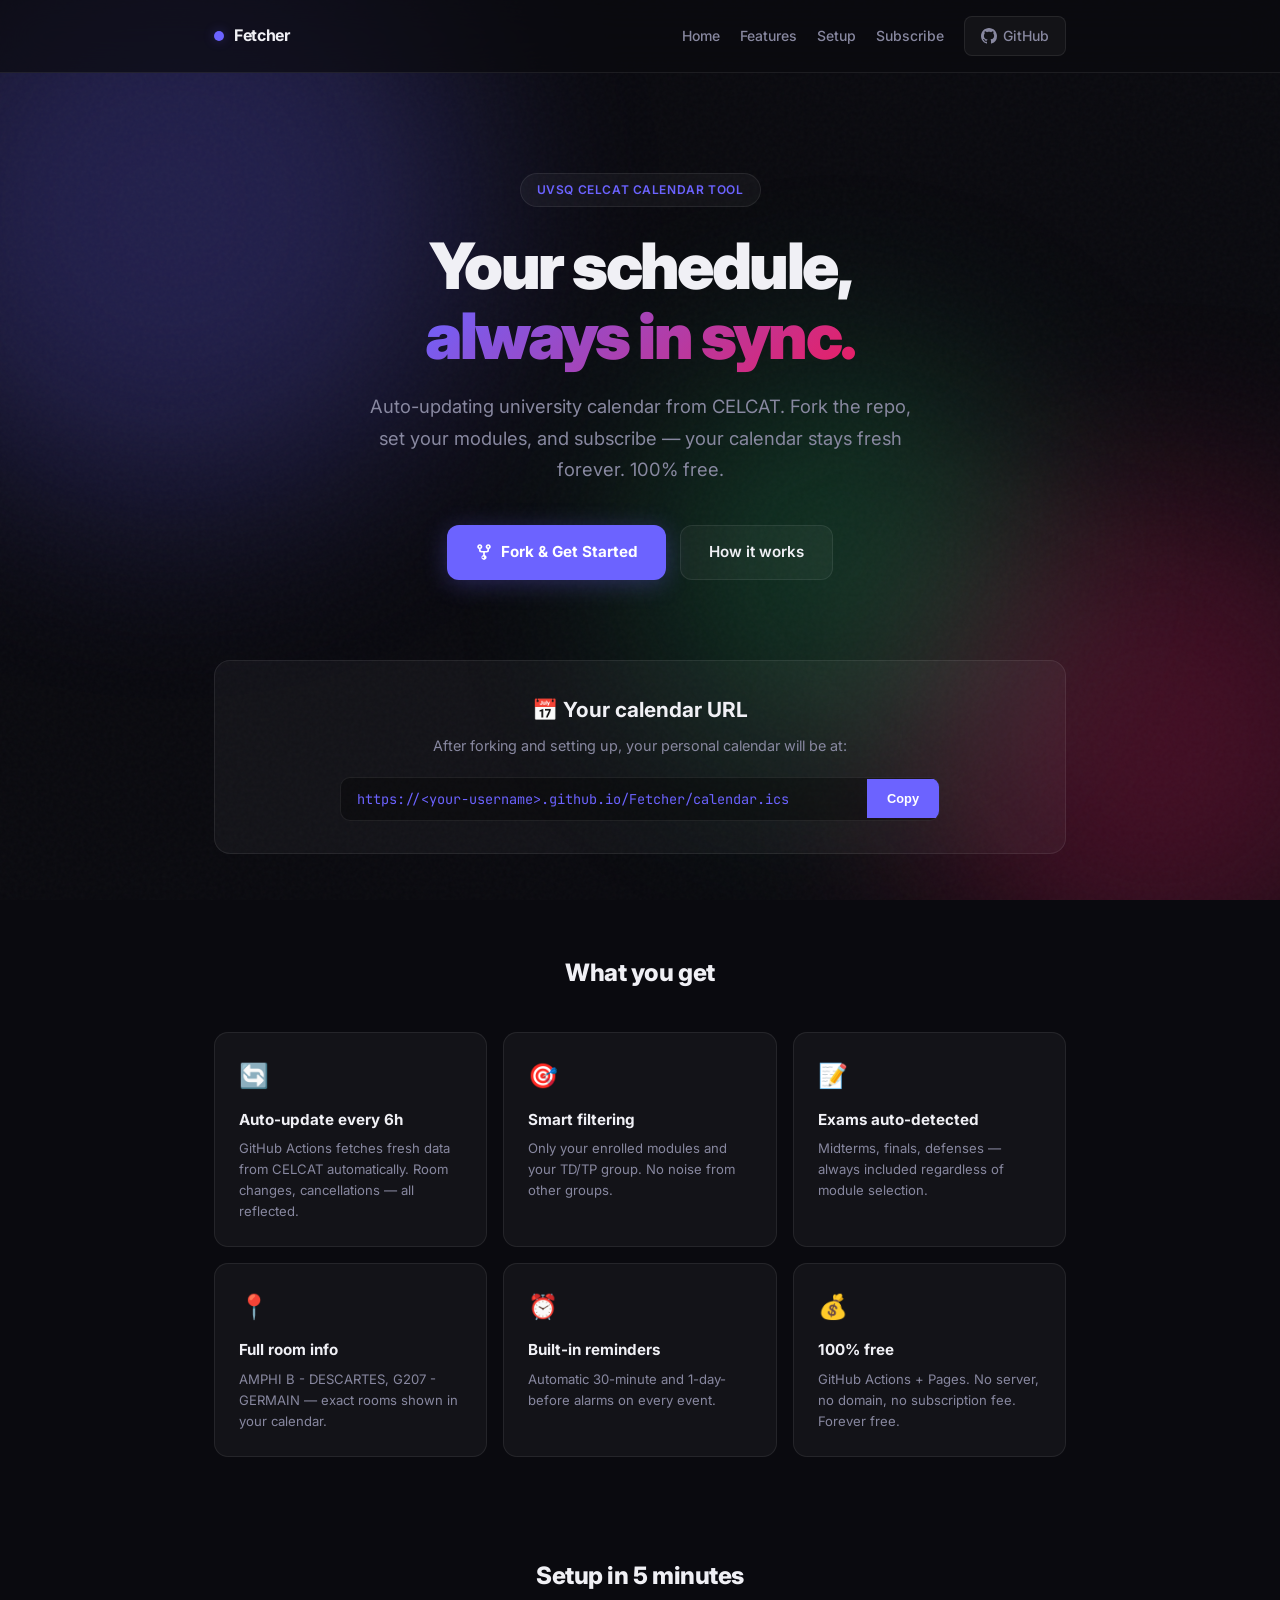
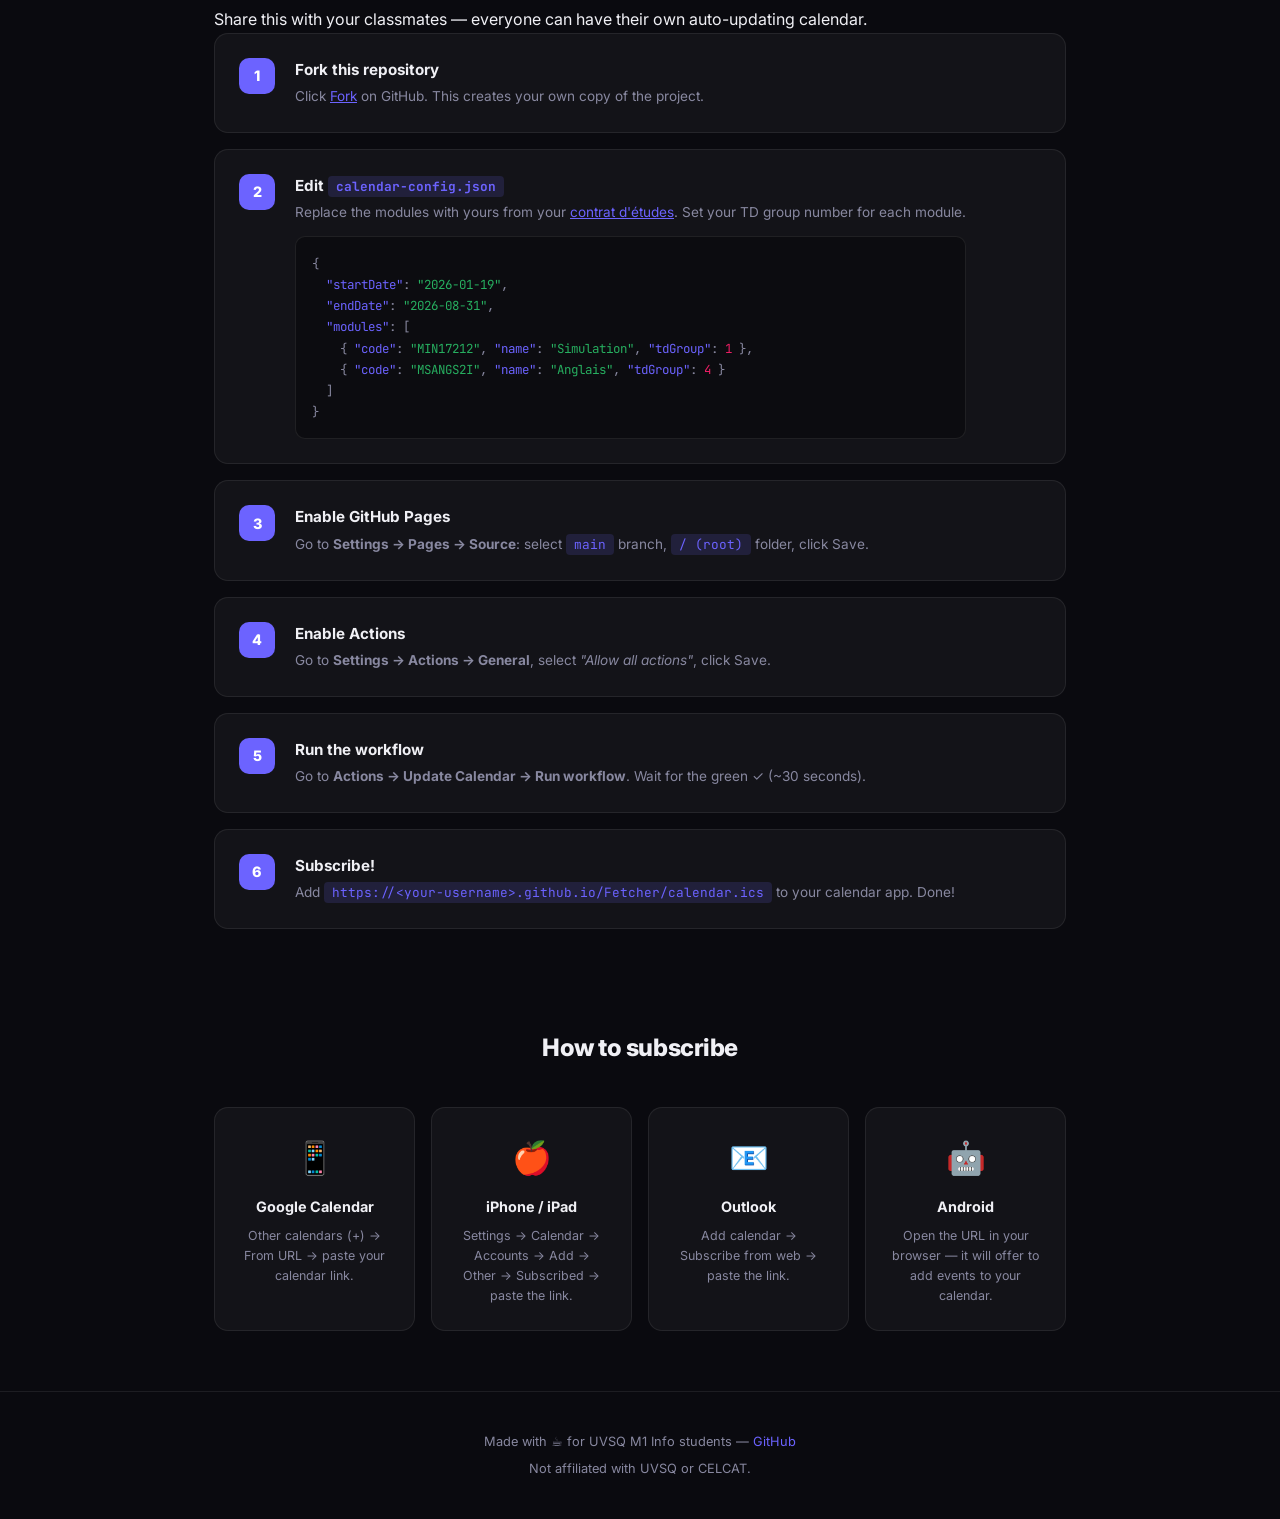
<file: docs.html>
<!DOCTYPE html>
<html lang="en" data-theme="dark">
<head>
  <meta charset="UTF-8" />
  <meta name="viewport" content="width=device-width, initial-scale=1.0" />
  <title>Fetcher — UVSQ CELCAT Calendar</title>
  <meta name="description" content="Auto-updating university calendar from CELCAT UVSQ. Subscribe once, stay synced forever." />
  <link rel="preconnect" href="https://fonts.googleapis.com" />
  <link rel="preconnect" href="https://fonts.gstatic.com" crossorigin />
  <link href="https://fonts.googleapis.com/css2?family=Inter:wght@300;400;500;600;700;800;900&family=JetBrains+Mono:wght@400;500;600&display=swap" rel="stylesheet" />
  <style>
    *, *::before, *::after { margin: 0; padding: 0; box-sizing: border-box; }

    :root {
      --bg: #0a0a0f;
      --surface: rgba(255,255,255,0.04);
      --surface-hover: rgba(255,255,255,0.08);
      --border: rgba(255,255,255,0.08);
      --text: #f0f0f5;
      --text-dim: #8888a0;
      --accent: #6c63ff;
      --accent-glow: rgba(108,99,255,0.3);
      --green: #27ae60;
      --pink: #e91e63;
    }

    body {
      font-family: 'Inter', system-ui, sans-serif;
      background: var(--bg);
      color: var(--text);
      min-height: 100vh;
      overflow-x: hidden;
      line-height: 1.6;
    }

    /* Animated background */
    .bg-blobs { position: fixed; inset: 0; z-index: 0; pointer-events: none; overflow: hidden; }
    .blob {
      position: absolute; border-radius: 50%; filter: blur(100px); opacity: .25;
      animation: float 20s ease-in-out infinite alternate;
    }
    .blob-1 { width: 600px; height: 600px; background: var(--accent); top: -10%; left: -10%; }
    .blob-2 { width: 500px; height: 500px; background: var(--pink); bottom: -10%; right: -10%; animation-delay: -7s; }
    .blob-3 { width: 400px; height: 400px; background: var(--green); top: 40%; left: 50%; animation-delay: -14s; }
    @keyframes float {
      0% { transform: translate(0, 0) scale(1); }
      33% { transform: translate(30px, -20px) scale(1.05); }
      66% { transform: translate(-20px, 15px) scale(.95); }
      100% { transform: translate(10px, -10px) scale(1.02); }
    }

    .grain {
      position: fixed; inset: 0; z-index: 1; pointer-events: none; opacity: .03;
      background-image: url("data:image/svg+xml,%3Csvg viewBox='0 0 256 256' xmlns='http://www.w3.org/2000/svg'%3E%3Cfilter id='n'%3E%3CfeTurbulence type='fractalNoise' baseFrequency='0.9' numOctaves='4' stitchTiles='stitch'/%3E%3C/filter%3E%3Crect width='100%25' height='100%25' filter='url(%23n)'/%3E%3C/svg%3E");
    }

    /* Layout */
    .container { position: relative; z-index: 2; max-width: 900px; margin: 0 auto; padding: 0 24px; }

    /* Navbar */
    .navbar {
      position: sticky; top: 0; z-index: 10; padding: 16px 0;
      background: rgba(10,10,15,0.7); backdrop-filter: blur(20px); border-bottom: 1px solid var(--border);
    }
    .navbar-inner { max-width: 900px; margin: 0 auto; padding: 0 24px; display: flex; align-items: center; justify-content: space-between; }
    .brand { display: flex; align-items: center; gap: 10px; text-decoration: none; color: inherit; }
    .brand-dot { width: 10px; height: 10px; border-radius: 50%; background: var(--accent); box-shadow: 0 0 12px var(--accent-glow); }
    .brand-text { font-weight: 700; font-size: 1rem; letter-spacing: -.02em; }
    .nav-links { display: flex; gap: 20px; align-items: center; }
    .nav-links a {
      color: var(--text-dim); text-decoration: none; font-size: .875rem; font-weight: 500;
      transition: color .2s;
    }
    .nav-links a:hover { color: var(--text); }
    .gh-btn {
      display: inline-flex; align-items: center; gap: 6px; padding: 8px 16px;
      background: var(--surface); border: 1px solid var(--border); border-radius: 8px;
      color: var(--text); text-decoration: none; font-size: .8rem; font-weight: 600;
      transition: all .2s;
    }
    .gh-btn:hover { background: var(--surface-hover); border-color: var(--accent); }
    .gh-btn svg { width: 16px; height: 16px; fill: currentColor; }

    /* Hero */
    .hero { padding: 100px 0 60px; text-align: center; }
    .hero-badge {
      display: inline-block; padding: 6px 16px; border-radius: 20px; font-size: .75rem;
      font-weight: 600; letter-spacing: .05em; text-transform: uppercase;
      background: var(--surface); border: 1px solid var(--border); color: var(--accent);
      margin-bottom: 24px;
    }
    .hero h1 {
      font-size: clamp(2.5rem, 6vw, 4rem); font-weight: 900; letter-spacing: -.04em;
      line-height: 1.1; margin-bottom: 20px;
    }
    .hero h1 span { background: linear-gradient(135deg, var(--accent), var(--pink)); -webkit-background-clip: text; -webkit-text-fill-color: transparent; background-clip: text; }
    .hero p { font-size: 1.15rem; color: var(--text-dim); max-width: 560px; margin: 0 auto 40px; line-height: 1.7; }

    .hero-actions { display: flex; gap: 14px; justify-content: center; flex-wrap: wrap; }
    .btn-primary {
      display: inline-flex; align-items: center; gap: 8px; padding: 14px 28px;
      background: var(--accent); color: #fff; border: none; border-radius: 12px;
      font-size: .95rem; font-weight: 700; cursor: pointer; text-decoration: none;
      transition: all .25s; box-shadow: 0 4px 24px var(--accent-glow);
    }
    .btn-primary:hover { transform: translateY(-2px); box-shadow: 0 8px 32px var(--accent-glow); }
    .btn-secondary {
      display: inline-flex; align-items: center; gap: 8px; padding: 14px 28px;
      background: var(--surface); color: var(--text); border: 1px solid var(--border);
      border-radius: 12px; font-size: .95rem; font-weight: 600; cursor: pointer; text-decoration: none;
      transition: all .25s;
    }
    .btn-secondary:hover { background: var(--surface-hover); border-color: var(--accent); }

    /* URL box */
    .url-section { padding: 20px 0 60px; }
    .url-card {
      background: var(--surface); border: 1px solid var(--border); border-radius: 16px;
      padding: 32px; text-align: center;
    }
    .url-card h2 { font-size: 1.3rem; font-weight: 700; margin-bottom: 8px; }
    .url-card p { color: var(--text-dim); font-size: .9rem; margin-bottom: 20px; }
    .url-box {
      display: flex; align-items: center; gap: 0; background: rgba(0,0,0,.3); border: 1px solid var(--border);
      border-radius: 10px; overflow: hidden; max-width: 600px; margin: 0 auto;
    }
    .url-box input {
      flex: 1; padding: 12px 16px; background: transparent; border: none; color: var(--accent);
      font-family: 'JetBrains Mono', monospace; font-size: .85rem; outline: none; min-width: 0;
    }
    .url-box button {
      padding: 12px 20px; background: var(--accent); color: #fff; border: none;
      font-weight: 700; font-size: .8rem; cursor: pointer; transition: background .2s; white-space: nowrap;
    }
    .url-box button:hover { background: #5a52e0; }

    /* Features */
    .features { padding: 40px 0 60px; }
    .features h2 { font-size: 1.5rem; font-weight: 800; text-align: center; margin-bottom: 40px; letter-spacing: -.02em; }
    .feature-grid { display: grid; grid-template-columns: repeat(auto-fit, minmax(250px, 1fr)); gap: 16px; }
    .feature-card {
      background: var(--surface); border: 1px solid var(--border); border-radius: 14px;
      padding: 24px; transition: all .25s;
    }
    .feature-card:hover { border-color: var(--accent); transform: translateY(-2px); }
    .feature-icon { font-size: 1.5rem; margin-bottom: 12px; }
    .feature-card h3 { font-size: .95rem; font-weight: 700; margin-bottom: 6px; }
    .feature-card p { font-size: .82rem; color: var(--text-dim); line-height: 1.6; }

    /* Setup steps */
    .setup { padding: 40px 0 60px; }
    .setup h2 { font-size: 1.5rem; font-weight: 800; text-align: center; margin-bottom: 12px; letter-spacing: -.02em; }
    .setup > p { text-align: center; color: var(--text-dim); font-size: .95rem; margin-bottom: 40px; }
    .steps { display: flex; flex-direction: column; gap: 16px; }
    .step {
      display: flex; gap: 20px; align-items: flex-start;
      background: var(--surface); border: 1px solid var(--border); border-radius: 14px; padding: 24px;
      transition: border-color .2s;
    }
    .step:hover { border-color: var(--accent); }
    .step-num {
      flex-shrink: 0; width: 36px; height: 36px; border-radius: 10px;
      background: var(--accent); color: #fff; display: flex; align-items: center; justify-content: center;
      font-weight: 800; font-size: .9rem;
    }
    .step-content h3 { font-size: .95rem; font-weight: 700; margin-bottom: 4px; }
    .step-content p { font-size: .85rem; color: var(--text-dim); line-height: 1.6; }
    .step-content code {
      padding: 2px 8px; background: rgba(108,99,255,0.15); border-radius: 4px;
      font-family: 'JetBrains Mono', monospace; font-size: .8rem; color: var(--accent);
    }

    /* Config example */
    .config-block {
      margin-top: 12px; background: rgba(0,0,0,.3); border: 1px solid var(--border);
      border-radius: 10px; padding: 16px; overflow-x: auto;
    }
    .config-block pre {
      font-family: 'JetBrains Mono', monospace; font-size: .78rem; line-height: 1.7;
      color: var(--text-dim); white-space: pre;
    }
    .config-block .key { color: var(--accent); }
    .config-block .str { color: var(--green); }
    .config-block .num { color: var(--pink); }

    /* Subscribe section */
    .subscribe { padding: 40px 0 60px; }
    .subscribe h2 { font-size: 1.5rem; font-weight: 800; text-align: center; margin-bottom: 40px; letter-spacing: -.02em; }
    .sub-grid { display: grid; grid-template-columns: repeat(auto-fit, minmax(200px, 1fr)); gap: 16px; }
    .sub-card {
      background: var(--surface); border: 1px solid var(--border); border-radius: 14px;
      padding: 24px; text-align: center; transition: all .25s;
    }
    .sub-card:hover { border-color: var(--accent); transform: translateY(-2px); }
    .sub-card .icon { font-size: 2rem; margin-bottom: 12px; }
    .sub-card h3 { font-size: .9rem; font-weight: 700; margin-bottom: 8px; }
    .sub-card p { font-size: .78rem; color: var(--text-dim); line-height: 1.6; }

    /* Footer */
    .footer {
      padding: 40px 0; text-align: center; border-top: 1px solid var(--border);
      color: var(--text-dim); font-size: .8rem;
    }
    .footer a { color: var(--accent); text-decoration: none; }
    .footer a:hover { text-decoration: underline; }

    /* Mobile */
    @media (max-width: 640px) {
      .hero { padding: 60px 0 40px; }
      .hero-actions { flex-direction: column; align-items: center; }
      .nav-links a:not(.gh-btn) { display: none; }
      .url-box { flex-direction: column; }
      .url-box button { width: 100%; }
    }
  </style>
</head>
<body>

<div class="bg-blobs" aria-hidden="true">
  <div class="blob blob-1"></div>
  <div class="blob blob-2"></div>
  <div class="blob blob-3"></div>
</div>
<div class="grain" aria-hidden="true"></div>

<!-- Navbar -->
<nav class="navbar">
  <div class="navbar-inner">
    <a href="index.html" class="brand">
      <div class="brand-dot"></div>
      <span class="brand-text">Fetcher</span>
    </a>
    <div class="nav-links">
      <a href="index.html">Home</a>
      <a href="#features">Features</a>
      <a href="#setup">Setup</a>
      <a href="#subscribe">Subscribe</a>
      <a href="https://github.com/AbdelkarimDouadjia/Fetcher" class="gh-btn">
        <svg viewBox="0 0 16 16"><path d="M8 0C3.58 0 0 3.58 0 8c0 3.54 2.29 6.53 5.47 7.59.4.07.55-.17.55-.38 0-.19-.01-.82-.01-1.49-2.01.37-2.53-.49-2.69-.94-.09-.23-.48-.94-.82-1.13-.28-.15-.68-.52-.01-.53.63-.01 1.08.58 1.23.82.72 1.21 1.87.87 2.33.66.07-.52.28-.87.51-1.07-1.78-.2-3.64-.89-3.64-3.95 0-.87.31-1.59.82-2.15-.08-.2-.36-1.02.08-2.12 0 0 .67-.21 2.2.82.64-.18 1.32-.27 2-.27.68 0 1.36.09 2 .27 1.53-1.04 2.2-.82 2.2-.82.44 1.1.16 1.92.08 2.12.51.56.82 1.27.82 2.15 0 3.07-1.87 3.75-3.65 3.95.29.25.54.73.54 1.48 0 1.07-.01 1.93-.01 2.2 0 .21.15.46.55.38A8.013 8.013 0 0016 8c0-4.42-3.58-8-8-8z"/></svg>
        GitHub
      </a>
    </div>
  </div>
</nav>

<!-- Hero -->
<section class="hero">
  <div class="container">
    <div class="hero-badge">UVSQ CELCAT Calendar Tool</div>
    <h1>Your schedule,<br/><span>always in sync.</span></h1>
    <p>Auto-updating university calendar from CELCAT. Fork the repo, set your modules, and subscribe — your calendar stays fresh forever. 100% free.</p>
    <div class="hero-actions">
      <a href="https://github.com/AbdelkarimDouadjia/Fetcher/fork" class="btn-primary">
        <svg width="18" height="18" viewBox="0 0 16 16" fill="currentColor"><path d="M5 5.372v.878c0 .414.336.75.75.75h4.5a.75.75 0 00.75-.75v-.878a2.25 2.25 0 111.5 0v.878a2.25 2.25 0 01-2.25 2.25h-1.5v2.128a2.251 2.251 0 11-1.5 0V8.5h-1.5A2.25 2.25 0 013.5 6.25v-.878a2.25 2.25 0 111.5 0zM5 3.25a.75.75 0 10-1.5 0 .75.75 0 001.5 0zm6.75.75a.75.75 0 10 0-1.5.75.75 0 000 1.5zM8 12.75a.75.75 0 10-1.5 0 .75.75 0 001.5 0z"/></svg>
        Fork &amp; Get Started
      </a>
      <a href="#setup" class="btn-secondary">How it works</a>
    </div>
  </div>
</section>

<!-- Calendar URL -->
<section class="url-section">
  <div class="container">
    <div class="url-card">
      <h2>📅 Your calendar URL</h2>
      <p>After forking and setting up, your personal calendar will be at:</p>
      <div class="url-box">
        <input type="text" id="calUrl" value="https://<your-username>.github.io/Fetcher/calendar.ics" readonly />
        <button onclick="copyUrl()">Copy</button>
      </div>
    </div>
  </div>
</section>

<!-- Features -->
<section class="features" id="features">
  <div class="container">
    <h2>What you get</h2>
    <div class="feature-grid">
      <div class="feature-card">
        <div class="feature-icon">🔄</div>
        <h3>Auto-update every 6h</h3>
        <p>GitHub Actions fetches fresh data from CELCAT automatically. Room changes, cancellations — all reflected.</p>
      </div>
      <div class="feature-card">
        <div class="feature-icon">🎯</div>
        <h3>Smart filtering</h3>
        <p>Only your enrolled modules and your TD/TP group. No noise from other groups.</p>
      </div>
      <div class="feature-card">
        <div class="feature-icon">📝</div>
        <h3>Exams auto-detected</h3>
        <p>Midterms, finals, defenses — always included regardless of module selection.</p>
      </div>
      <div class="feature-card">
        <div class="feature-icon">📍</div>
        <h3>Full room info</h3>
        <p>AMPHI B - DESCARTES, G207 - GERMAIN — exact rooms shown in your calendar.</p>
      </div>
      <div class="feature-card">
        <div class="feature-icon">⏰</div>
        <h3>Built-in reminders</h3>
        <p>Automatic 30-minute and 1-day-before alarms on every event.</p>
      </div>
      <div class="feature-card">
        <div class="feature-icon">💰</div>
        <h3>100% free</h3>
        <p>GitHub Actions + Pages. No server, no domain, no subscription fee. Forever free.</p>
      </div>
    </div>
  </div>
</section>

<!-- Setup -->
<section class="setup" id="setup">
  <div class="container">
    <h2>Setup in 5 minutes</h2>
    <p>Share this with your classmates — everyone can have their own auto-updating calendar.</p>

    <div class="steps">
      <div class="step">
        <div class="step-num">1</div>
        <div class="step-content">
          <h3>Fork this repository</h3>
          <p>Click <a href="https://github.com/AbdelkarimDouadjia/Fetcher/fork" style="color:var(--accent)">Fork</a> on GitHub. This creates your own copy of the project.</p>
        </div>
      </div>

      <div class="step">
        <div class="step-num">2</div>
        <div class="step-content">
          <h3>Edit <code>calendar-config.json</code></h3>
          <p>Replace the modules with yours from your <a href="https://inscription.uvsq.fr/ipweb/jsp/contrat_peda_standalone.jsf" style="color:var(--accent)" target="_blank">contrat d'études</a>. Set your TD group number for each module.</p>
          <div class="config-block"><pre>{
  <span class="key">"startDate"</span>: <span class="str">"2026-01-19"</span>,
  <span class="key">"endDate"</span>: <span class="str">"2026-08-31"</span>,
  <span class="key">"modules"</span>: [
    { <span class="key">"code"</span>: <span class="str">"MIN17212"</span>, <span class="key">"name"</span>: <span class="str">"Simulation"</span>, <span class="key">"tdGroup"</span>: <span class="num">1</span> },
    { <span class="key">"code"</span>: <span class="str">"MSANGS2I"</span>, <span class="key">"name"</span>: <span class="str">"Anglais"</span>, <span class="key">"tdGroup"</span>: <span class="num">4</span> }
  ]
}</pre></div>
        </div>
      </div>

      <div class="step">
        <div class="step-num">3</div>
        <div class="step-content">
          <h3>Enable GitHub Pages</h3>
          <p>Go to <strong>Settings → Pages → Source</strong>: select <code>main</code> branch, <code>/ (root)</code> folder, click Save.</p>
        </div>
      </div>

      <div class="step">
        <div class="step-num">4</div>
        <div class="step-content">
          <h3>Enable Actions</h3>
          <p>Go to <strong>Settings → Actions → General</strong>, select <em>"Allow all actions"</em>, click Save.</p>
        </div>
      </div>

      <div class="step">
        <div class="step-num">5</div>
        <div class="step-content">
          <h3>Run the workflow</h3>
          <p>Go to <strong>Actions → Update Calendar → Run workflow</strong>. Wait for the green ✓ (~30 seconds).</p>
        </div>
      </div>

      <div class="step">
        <div class="step-num">6</div>
        <div class="step-content">
          <h3>Subscribe!</h3>
          <p>Add <code>https://&lt;your-username&gt;.github.io/Fetcher/calendar.ics</code> to your calendar app. Done!</p>
        </div>
      </div>
    </div>
  </div>
</section>

<!-- Subscribe guide -->
<section class="subscribe" id="subscribe">
  <div class="container">
    <h2>How to subscribe</h2>
    <div class="sub-grid">
      <div class="sub-card">
        <div class="icon">📱</div>
        <h3>Google Calendar</h3>
        <p>Other calendars (+) → From URL → paste your calendar link.</p>
      </div>
      <div class="sub-card">
        <div class="icon">🍎</div>
        <h3>iPhone / iPad</h3>
        <p>Settings → Calendar → Accounts → Add → Other → Subscribed → paste the link.</p>
      </div>
      <div class="sub-card">
        <div class="icon">📧</div>
        <h3>Outlook</h3>
        <p>Add calendar → Subscribe from web → paste the link.</p>
      </div>
      <div class="sub-card">
        <div class="icon">🤖</div>
        <h3>Android</h3>
        <p>Open the URL in your browser — it will offer to add events to your calendar.</p>
      </div>
    </div>
  </div>
</section>

<!-- Footer -->
<footer class="footer">
  <div class="container">
    <p>
      Made with ☕ for UVSQ M1 Info students &mdash;
      <a href="https://github.com/AbdelkarimDouadjia/Fetcher">GitHub</a>
    </p>
    <p style="margin-top:6px">Not affiliated with UVSQ or CELCAT.</p>
  </div>
</footer>

<script>
function copyUrl() {
  const input = document.getElementById('calUrl');
  navigator.clipboard.writeText(input.value).then(() => {
    const btn = input.nextElementSibling;
    btn.textContent = 'Copied!';
    setTimeout(() => btn.textContent = 'Copy', 2000);
  });
}

// Smooth scroll
document.querySelectorAll('a[href^="#"]').forEach(a => {
  a.addEventListener('click', e => {
    e.preventDefault();
    const target = document.querySelector(a.getAttribute('href'));
    if (target) target.scrollIntoView({ behavior: 'smooth', block: 'start' });
  });
});
</script>
</body>
</html>
</file>
